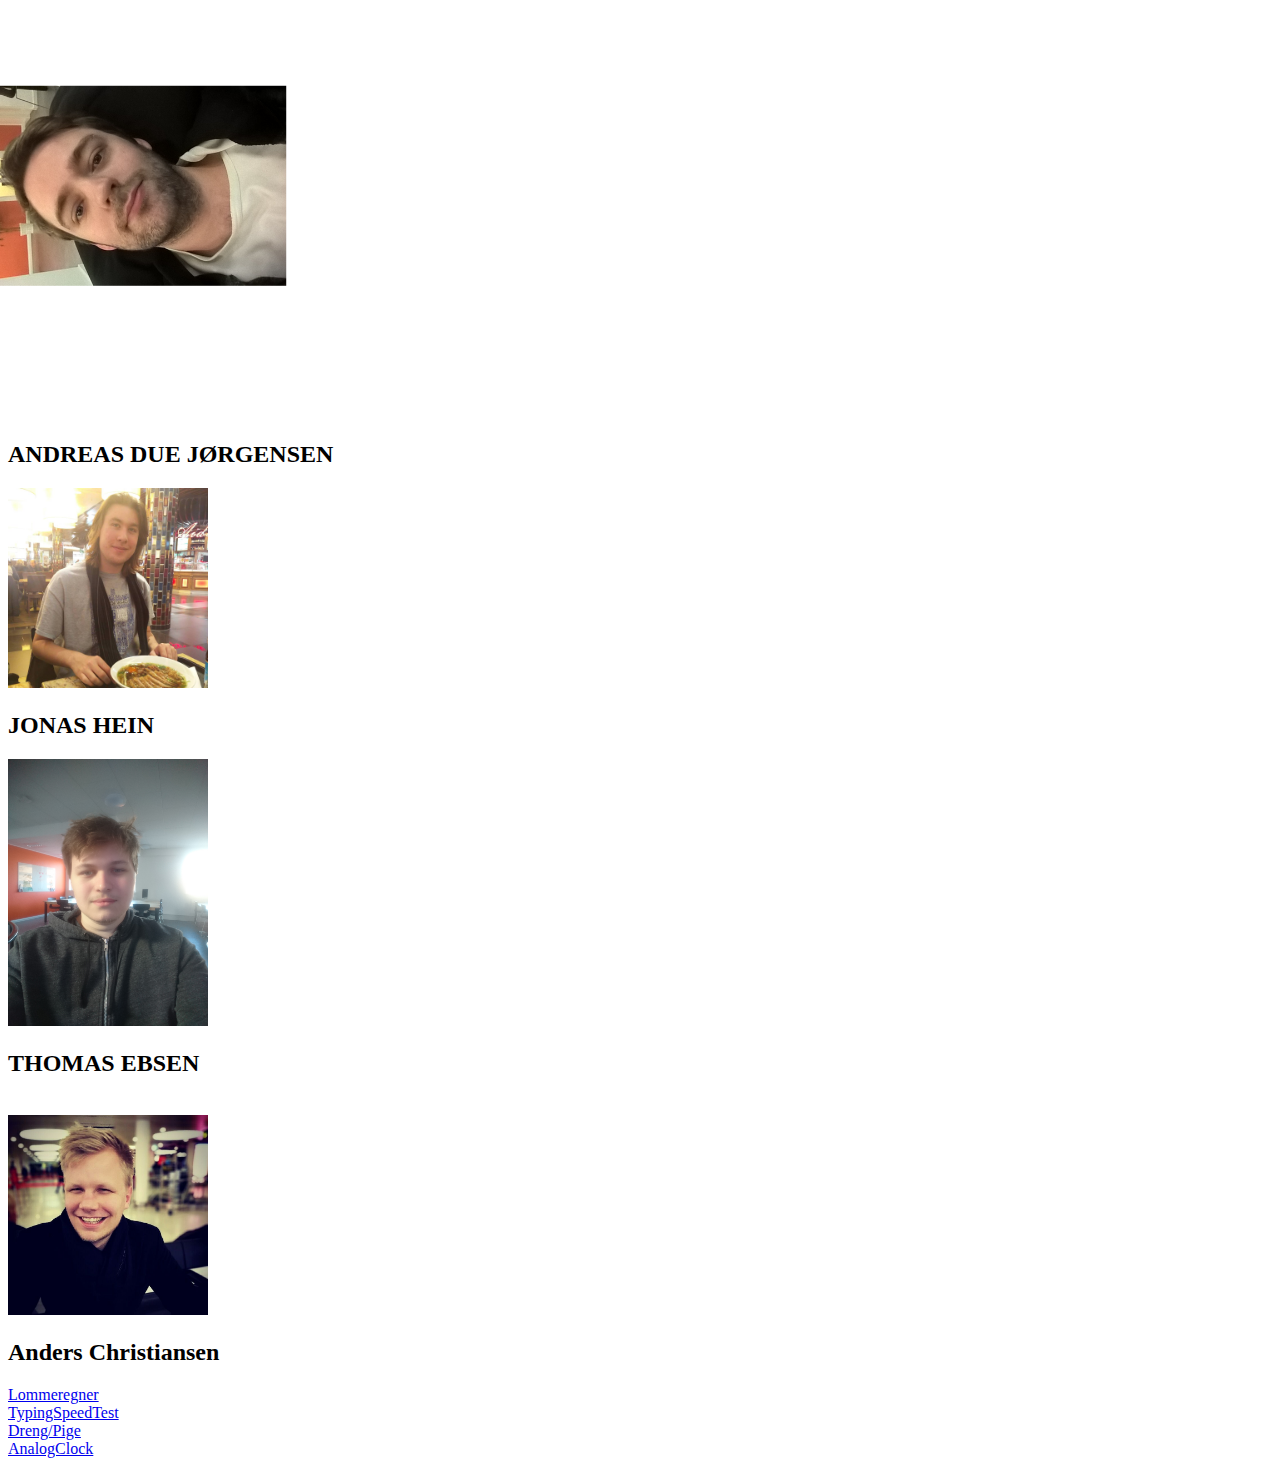
<file: target/CAJavascript-1.0-SNAPSHOT/index.html>
<!DOCTYPE html>
<html>
    <head>
        <title>Start Page</title>
        <meta http-equiv="Content-Type" content="text/html; charset=UTF-8">
    </head>
    <body>
       
        
        
        
        <img src="WP_20180109_17_04_44_Pro.jpg" width="200" style="transform: rotate(270deg);" />
        <br>
        <br>
        <br>
        <br>
        <h2>ANDREAS DUE JØRGENSEN</h2>
        <img src="jonas.jpg" width="200"/>
        <br>
        <h2>JONAS HEIN</h2>
        <img src="Thomas.jpg" width="200"/>
        <br>
        <h2>THOMAS EBSEN</h2>
        <br>
        <img src="Anders.jpg" width="200"/>
        <br>
        <h2>Anders Christiansen</h2>
        
        
        <a href="LommeregnerPage.html">Lommeregner</a>
        <br>
        <a href="TypingSpeedTestPage.html">TypingSpeedTest</a>
        <br>
        <a href="DynamicUiManipulation.html">Dreng/Pige</a>
        <br>
        <a href="AnalogClockpage.html">AnalogClock</a>
    </body>
</html>
</file>
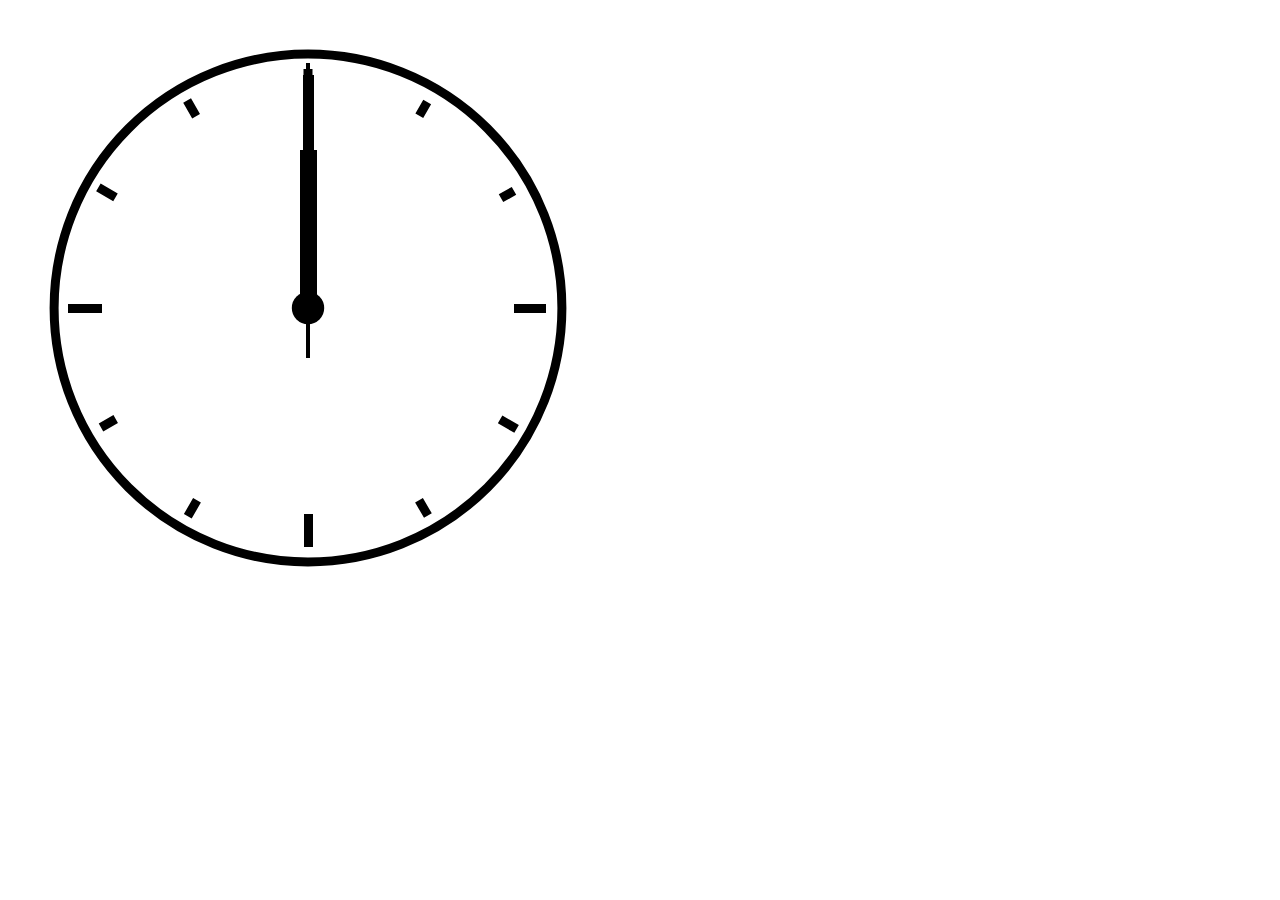
<file: target/CAJavascript-1.0-SNAPSHOT/AnalogClockpage.html>
<!DOCTYPE html>
<html lang="UTF-8">

    <head>
        <meta charset="UTF-8">
        <title>Lynda Analog Clock</title>
        <link rel="stylesheet" href="ClockCSS.css" type="text/css">
        <script src="ClockScript.js" defer></script>
    </head>
    
    <!--    
        The following commands are available for path data:
        M = moveto
        L = lineto
        H = horizontal lineto
        V = vertical lineto
        C = curveto
        S = smooth curveto
        Q = quadratic Bézier curve
        T = smooth quadratic Bézier curveto
        A = elliptical Arc
        Z = closepath    
    -->

    <body>
        <main class="main">
            <div class="clockbox">
                <svg id="clock" xmlns="http://www.w3.org/2000/svg" width="600" height="600" viewBox="0 0 600 600">
                    <!-- This is the clocks face (The circle and the hour marks) -->
                    <g id="face">
                        <circle class="circle" cx="300" cy="300" r="253.9"/>
                        <path class="hour-marks" d="M300 94V61M506 300.5h32M300.5 506v33M94 300.5H60M411.3 107.8l7.9-13.8M493 190.2l13-7.4M492.1 411.4l16.5 9.5M411 492.3l8.9 15.3M189 492.3l-9.2 15.9M107.7 411L93 419.5M107.5 189.3l-17.1-9.9M188.1 108.2l-9-15.6"/>
                        <circle class="mid-circle" cx="300" cy="300" r="16.2"/>
                    </g>
                    <!-- This is the arm that points to the current hour -->
                    <g id="hour">
                        <path class="hour-arm" d="M300.5 298V142"/>
                        <circle class="sizing-box" cx="300" cy="300" r="253.9"/>
                    </g>
                    <!-- Minute arm -->
                    <g id="minute">
                        <path class="minute-arm" d="M300.5 298V67"/>
                        <circle class="sizing-box" cx="300" cy="300" r="253."/>
                    </g>                
                    <!-- Seconds arm -->
                    <g id="second">
                        <path class="second-arm" d="M300 350V55"/>
                        <circle class="sizing-box" cx="300" cy="300" r="253.9"/>
                    </g>
                </svg>
            </div>
        </main>
    </body>
</html>
</file>
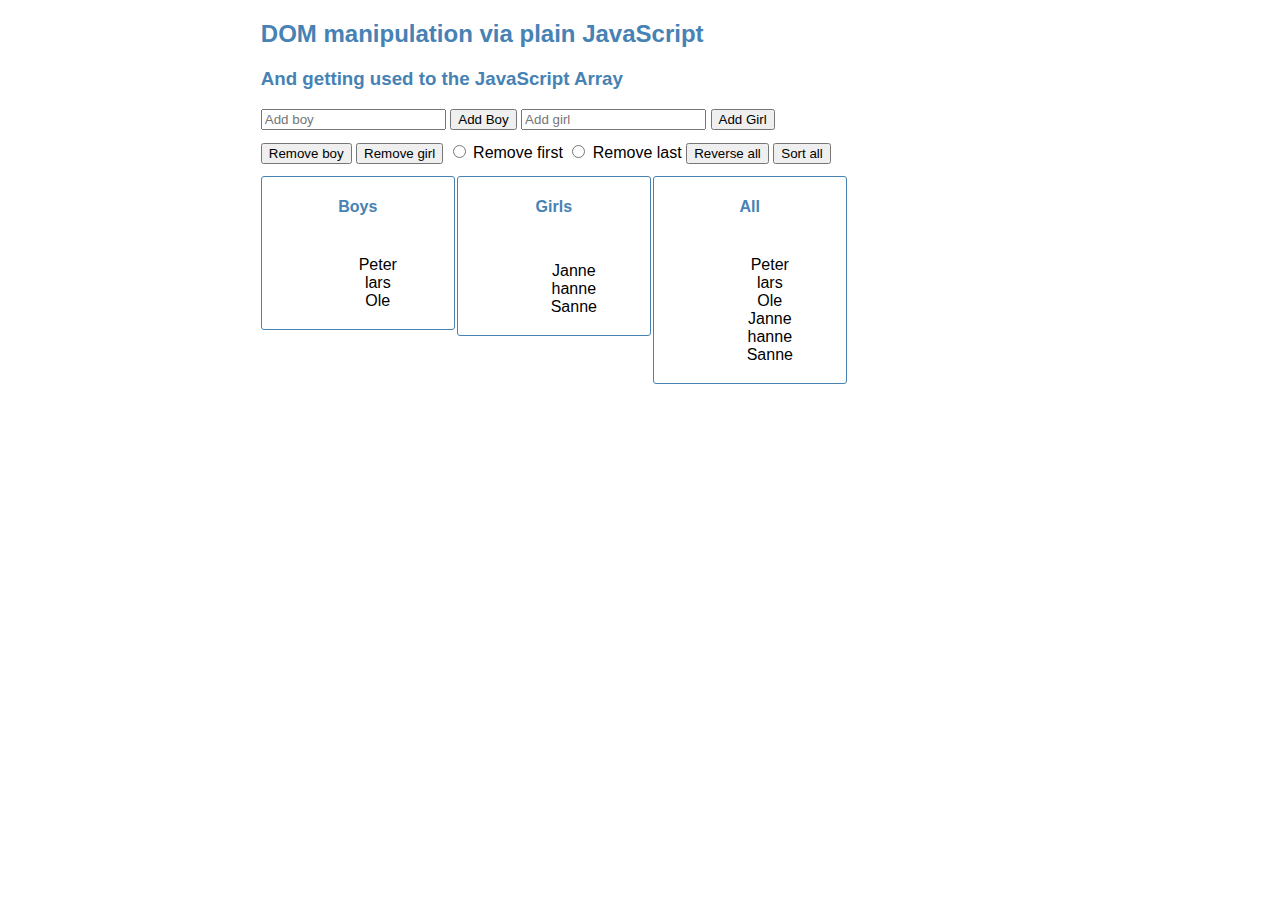
<file: target/CAJavascript-1.0-SNAPSHOT/DynamicUiManipulation.html>
<!DOCTYPE html>
<!--
To change this license header, choose License Headers in Project Properties.
To change this template file, choose Tools | Templates
and open the template in the editor.
-->
<html>
    <head>
        <title>TODO supply a title</title>
        <meta charset="UTF-8">
        <link href="DUMCSS.css" rel="stylesheet" type="text/css"/>
        <meta name="viewport" content="width=device-width, initial-scale=1.0">
    </head>
    <body>
        <div id="everything" class="container">
            <h2>DOM manipulation via plain JavaScript</h2>
            <h3>And getting used to the JavaScript Array</h3>
            <div class='inputs'>      
                <input id="newboy" placeholder='Add boy' />
                <button id='addboy'>Add Boy</button>
                <input id="newgirl" placeholder='Add girl' />
                <button id = 'addgirl'>Add Girl</button>
            </div>
            <div class='inputs'>
                <button id='removeboy'>Remove boy</button>
                <button id='removegirl'>Remove girl</button>
                <Input type='radio' name='direction' id='first'/>  Remove first
                <Input type='radio' name='direction' id='last'/> Remove last
                <button id='reverse'>Reverse all</button>
                <button id='sort'>Sort all</button>
            </div>

            <div class="lists">
                <h4>Boys</h4>
                <div id="boys">
                    <ul id="boysul">
                    </ul>
                </div>
            </div>
            <div class="lists">
                <h4 style="text-align: center">Girls</h4>
                <div class="names" id="girls"></div>
                <div id="girls">
                    <ul id="girlsul">
                    </ul>
                </div>


            </div>
            <div class="lists">
                <h4>All</h4>
                <div id="all">
                    <ul id="allul">
                        
                        
                    </ul>
                    
                    
                </div>
            </div>
        </div>  


        <script src="DUM.js" type="text/javascript"></script>
    </body>

</html>
</file>
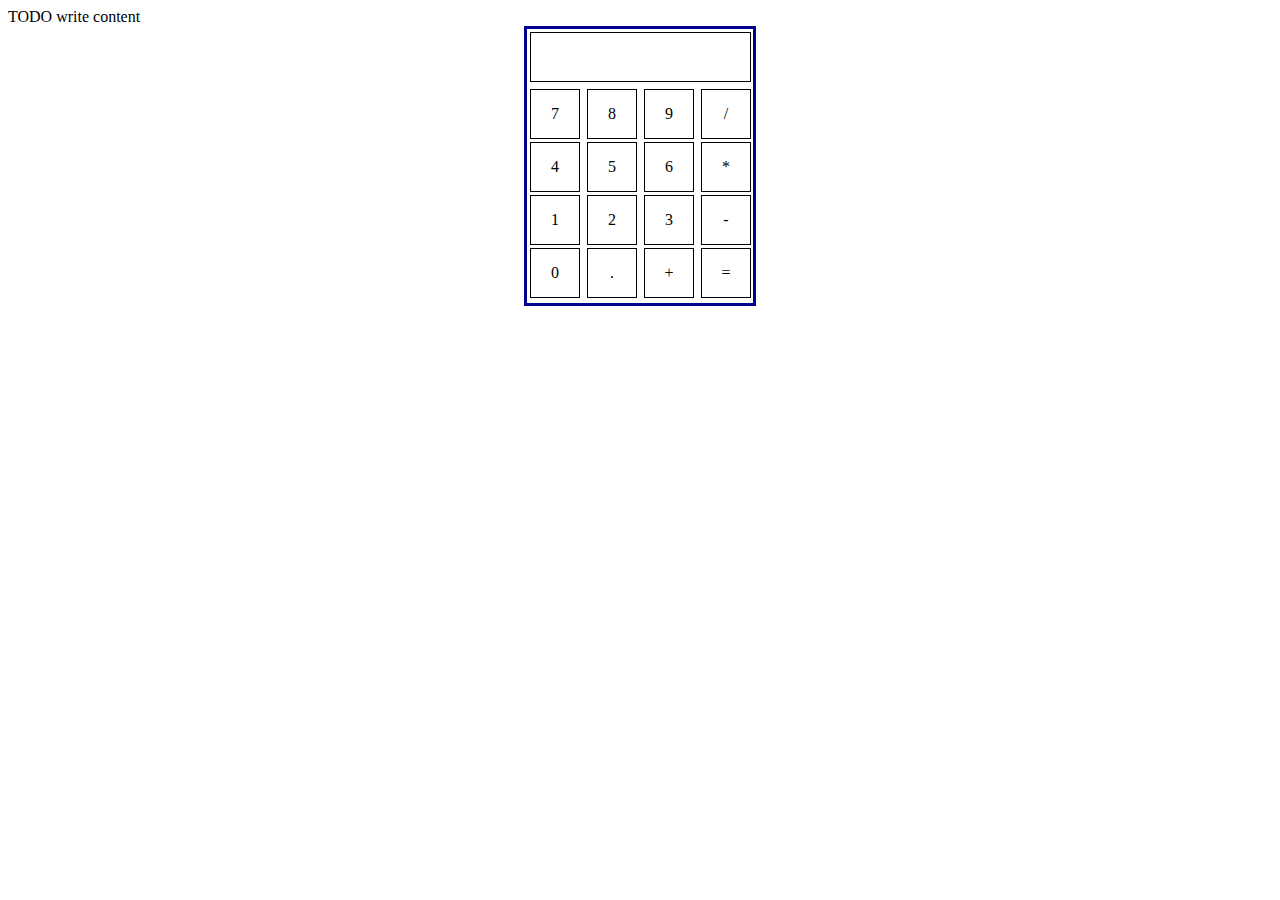
<file: target/CAJavascript-1.0-SNAPSHOT/LommeregnerPage.html>
<!DOCTYPE html>
<!--
To change this license header, choose License Headers in Project Properties.
To change this template file, choose Tools | Templates
and open the template in the editor.
-->
<html>
    <head>
        <title>TODO supply a title</title>
        <meta charset="UTF-8">
        <link href="LommeregnerCSS.css" rel="stylesheet" type="text/css"/>
        <meta name="viewport" content="width=device-width, initial-scale=1.0">
    </head>
    <body>
        <div>TODO write content</div>
        <div id="container">
            <div id="display" class="t4"></div>
            <div id="buttons">
                <div class="t1">7</div>
                <div class="t1">8</div>
                <div class="t1">9</div>
                <div class="t1">/</div>

                <div class="t1">4</div>
                <div class="t1">5</div>
                <div class="t1">6</div>
                <div class="t1">*</div>

                <div class="t1">1</div>
                <div class="t1">2</div>
                <div class="t1">3</div>
                <div class="t1">-</div>

                <div class="t1">0</div>
                <div class="t1">.</div>
                <div class="t1">+</div>
                <div id="calculate" class="t1">=</div>
            </div>
        </div>



        <script src="Lommeregner.js" type="text/javascript"></script>
    </body>
</html>
</file>
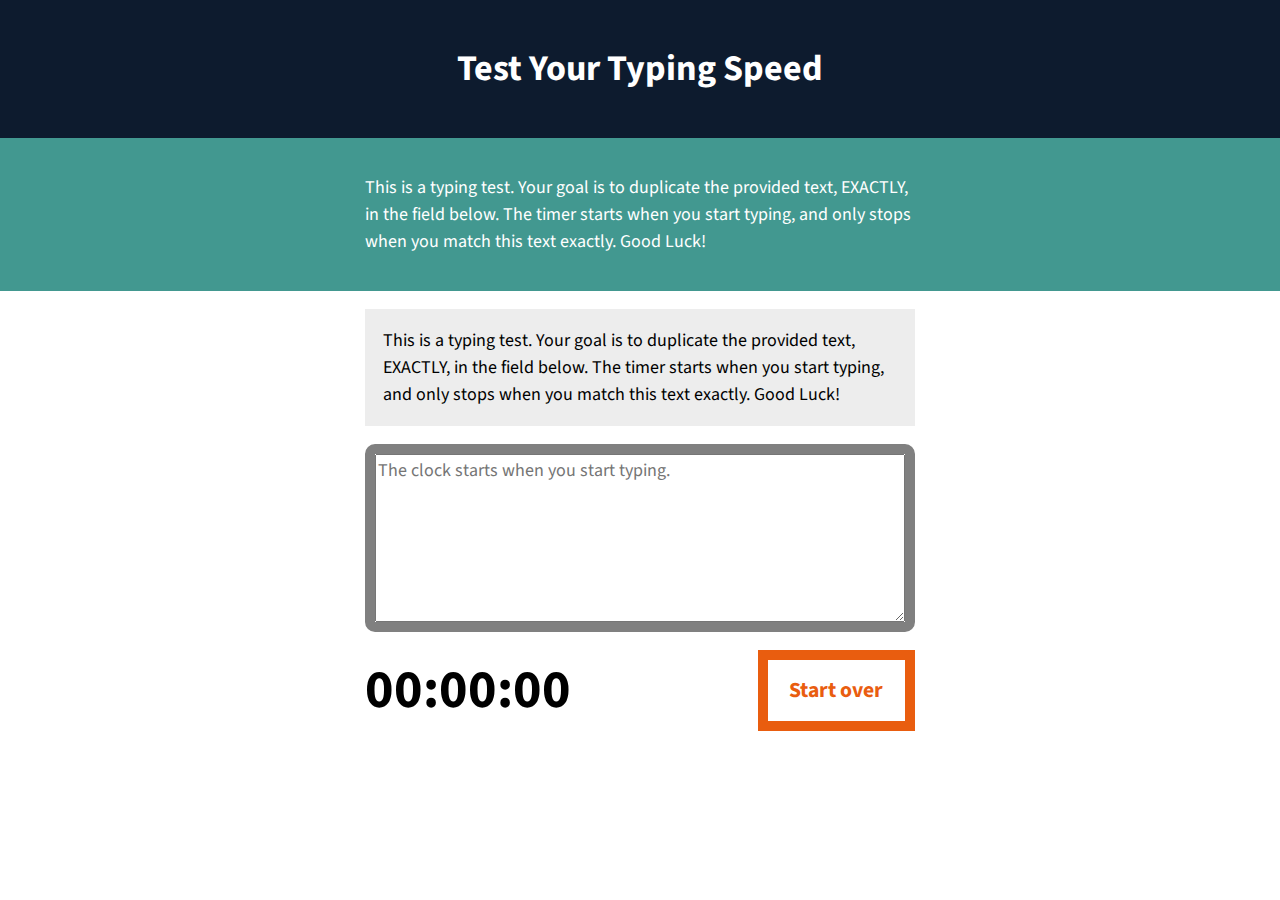
<file: target/CAJavascript-1.0-SNAPSHOT/TypingSpeedTestPage.html>
<!DOCTYPE html>
<html lang="en-US">

<head>
    <meta charset="UTF-8">
    <meta name="viewport" content="width=device-width, initial-scale=1">
    <title>JS Typing Speed Test</title>
    <link rel="stylesheet" href="//fonts.googleapis.com/css?family=Source+Sans+Pro:400,400i,700,700i,900,900i" type="text/css" media="all">
    <link href="TypingspeedCSS.css" rel="stylesheet" type="text/css"/>
</head>

<body>
    <header class="masthead">
        <h1>Test Your Typing Speed</h1>
    </header>
    <main class="main">
        <article class="intro">
            <p>This is a typing test. Your goal is to duplicate the provided text, EXACTLY, in the field below. The timer starts when you start typing, and only stops when you match this text exactly. Good Luck!</p>
        </article><!-- .intro -->
        <section class="test-area">
            <div id="origin-text">
                <p>This is a typing test. Your goal is to duplicate the provided text, EXACTLY, in the field below. The timer starts when you start typing, and only stops when you match this text exactly. Good Luck!</p>
            </div><!-- #origin-text -->

            <div class="test-wrapper">
                <textarea id="test-area" name="textarea" rows="6" placeholder="The clock starts when you start typing."></textarea>
            </div><!-- .test-wrapper -->

            <div class="meta">
                <section id="clock">
                    <div class="timer">00:00:00</div>
                </section>

                <button id="reset">Start over</button>
            </div><!-- .meta -->
        </section><!-- .test-area -->
    </main>

    <script src="TypingSpeed.js" type="text/javascript"></script>
</body>

</html>
</file>
<file: target/CAJavascript-1.0-SNAPSHOT/ClockCSS.css>
/* Layout */
.main {
    /* display: flex; */
    /* padding: 2em; */
    /* height: 90vh; */
    justify-content: center;
    align-items: middle;
}

.clockbox,
#clock {
    width: 600px;
}

/* Clock styles */
.circle {
    fill: none;
    stroke: #000;
    stroke-width: 9;
    stroke-miterlimit: 10;
}

.mid-circle {
    fill: #000;
}
.hour-marks {
    fill: none;
    stroke: #000;
    stroke-width: 9;
    stroke-miterlimit: 10;
}

.hour-arm {
    fill: none;
    stroke: #000;
    stroke-width: 17;
    stroke-miterlimit: 10;
}

.minute-arm {
    fill: none;
    stroke: #000;
    stroke-width: 11;
    stroke-miterlimit: 10;
}

.second-arm {
    fill: none;
    stroke: #000;
    stroke-width: 4;
    stroke-miterlimit: 10;
}

/* Transparent box ensuring arms center properly. */
.sizing-box {
    fill: none;
}

/* Make all arms rotate around the same center point. */
/* Optional: Use transition for animation. */
#hour,
#minute,
#second {
    transform-origin: 300px 300px;
    transition: transform .5s ease-in-out;
}
</file>
<file: target/CAJavascript-1.0-SNAPSHOT/DUMCSS.css>
h2 {color: steelblue;}
h3 {color: steelblue;
    margin-top: 0px;
    margin-bottom: 1em;}
.container {
    font-family:sans-serif; 
    margin:auto;width:60%;}
.lists {
    border: 1px solid; 
    border-color:
        steelblue;
    border-radius: 3px; 
    float:left; width: 12em;
    margin-right:2px;} 
.lists h4 {
    text-align: center; 
    color: steelblue} 
.lists div {
    padding: 3px;text-align: center;} .inputs {
    margin-bottom:12px;}

li {
    list-style: none;
    text-align: center;


}
</file>
<file: target/CAJavascript-1.0-SNAPSHOT/LommeregnerCSS.css>
.mydiv {
    width: 25px; 
    height: 25px;
    background-color:yellow; 
    margin:1px;
}

#container{
    width: 226px;
    height: 274px;
    border: 3px solid darkblue;
    margin: auto
}
.t1, .t4{
    border: 1px solid black;
    height: 48px;
    margin-left: 3px;
    margin-top: 3px;
    display: inline-block;
    text-align: center;
    line-height: 48px;
}
.t1{
    width: 48px;
}
.t4{
    width: 219px;
}
</file>
<file: target/CAJavascript-1.0-SNAPSHOT/TypingspeedCSS.css>
/*--------------------------------------------------------------
Typography
--------------------------------------------------------------*/

body,
button,
input,
select,
textarea {
	font-family: 'Source Sans Pro', 'Helvetica', Arial, sans-serif;
	font-size: 18px;
	line-height: 1.5;
}

h1,
h2,
h3,
h4,
h5,
h6 {
	clear: both;
}

p {
	margin-bottom: 1.5em;
}

b,
strong {
	font-weight: bold;
}

dfn,
cite,
em,
i {
	font-style: italic;
}

blockquote {
	margin: 0 1.5em;
}

address {
	margin: 0 0 1.5em;
}

pre {
	background: #eee;
	font-family: "Courier 10 Pitch", Courier, monospace;
	font-size: 15px;
	font-size: 1.5rem;
	line-height: 1.6;
	margin-bottom: 1.6em;
	max-width: 100%;
	overflow: auto;
	padding: 1.6em;
}

code,
kbd,
tt,
var {
	font: 15px Monaco, Consolas, "Andale Mono", "DejaVu Sans Mono", monospace;
}

abbr,
acronym {
	border-bottom: 1px dotted #666;
	cursor: help;
}

mark,
ins {
	background: #fff9c0;
	text-decoration: none;
}

sup,
sub {
	font-size: 75%;
	height: 0;
	line-height: 0;
	position: relative;
	vertical-align: baseline;
}

sup {
	bottom: 1ex;
}

sub {
	top: .5ex;
}

small {
	font-size: 75%;
}

big {
	font-size: 125%;
}

/*--------------------------------------------------------------
Layout
--------------------------------------------------------------*/
body {
    margin: 0;
    padding: 0;
}

.masthead {
    padding: 1em 2em;
    background-color: #0D1B2E;
    color: white;
}

.masthead h1 {
    text-align: center;
}

.intro {
    padding: 2em 2em;
    color: #ffffff;
    background: #429890;
}


.intro p,
.test-area {
    margin: 0 auto;
    max-width: 550px;
}

.test-area {
    margin-bottom: 4em;
    padding: 0 2em;
}

.test-wrapper {
    border: 10px solid grey;
    border-radius: 10px;
}

#origin-text {
    margin: 1em 0;
    padding: 1em 1em 0;
    background-color: #ededed;
}

#origin-text p {
    margin: 0;
    padding-bottom: 1em;
}

.test-wrapper {
    height: 200%;
    display: flex;
}

.test-wrapper textarea {
    flex: 1;
}

.meta {
    margin-top: 1em;
    display: flex;
    justify-content: space-between;
    flex-wrap: wrap;
}

.timer {
    font-size: 3em;
    font-weight: bold;
}

#reset {
    padding: .5em 1em;
    font-size: 1.2em;
    font-weight: bold;
    color: #E95D0F;
    background: white ;
    border: 10px solid #E95D0F;
}

#reset:hover {
    color: white;
    background-color: #E95D0F;
}
</file>
